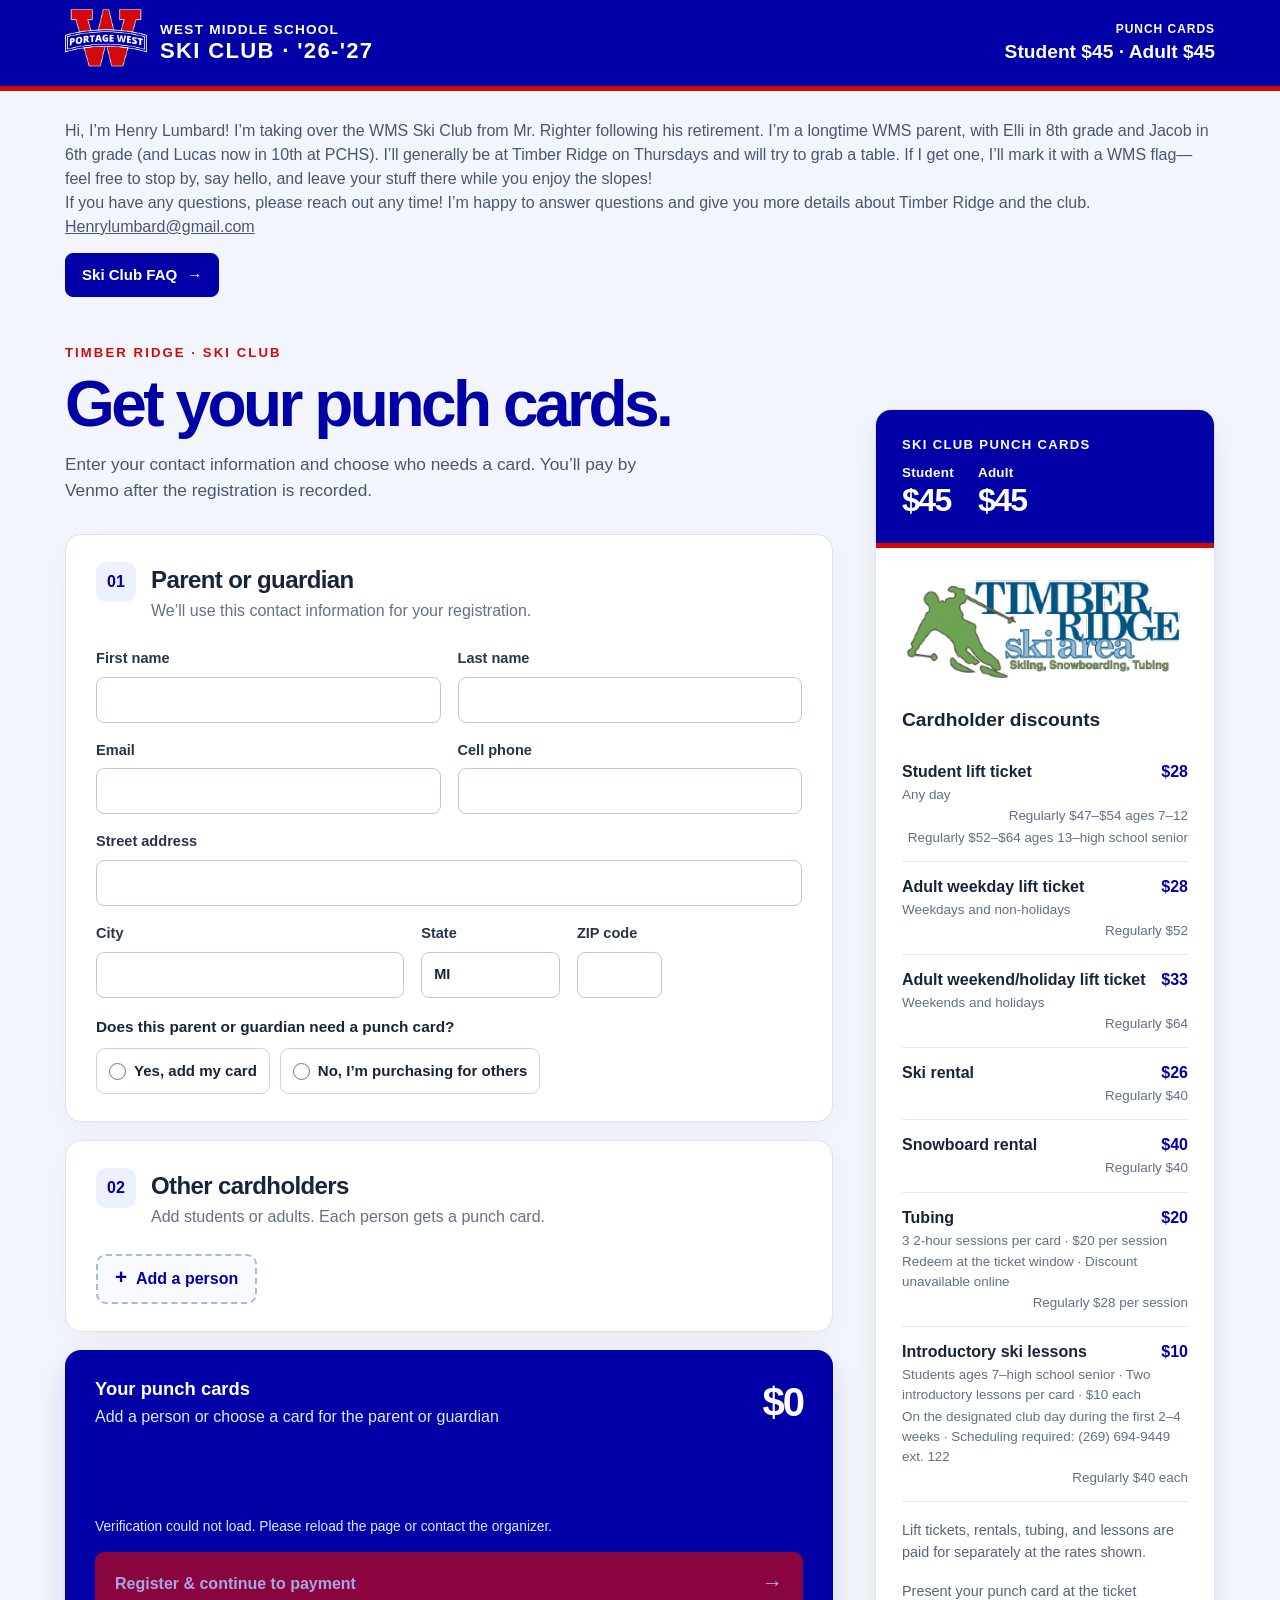
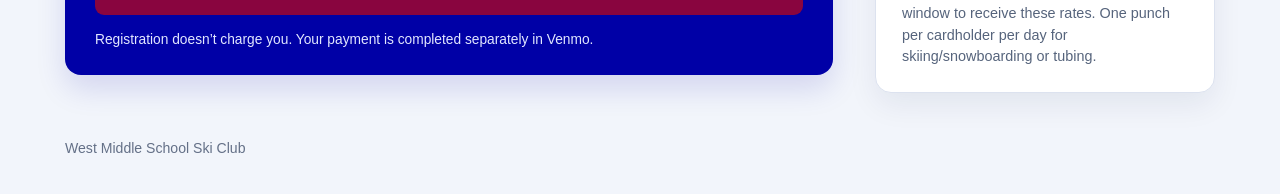
<file: index.html>
<!doctype html>
<html lang="en">
<head>
  <meta charset="utf-8">
  <meta name="viewport" content="width=device-width, initial-scale=1">
  <meta name="theme-color" content="#0000a6">
  <meta name="description" content="West Middle School Ski Club punch card registration.">
  <title>Punch cards | West Middle School Ski Club</title>
  <link rel="icon" href="assets/favicon.ico?v=20261012-west" sizes="any">
  <link rel="icon" href="assets/favicon-32.png?v=20261012-west" type="image/png" sizes="32x32">
  <link rel="apple-touch-icon" href="assets/apple-touch-icon.png?v=20261012-west" sizes="180x180">
  <meta property="og:type" content="website">
  <meta property="og:site_name" content="West Middle School Ski Club">
  <meta property="og:title" content="West Middle School Ski Club · 2026–2027">
  <meta property="og:description" content="Register for Timber Ridge ski club punch cards and view cardholder prices for lift tickets, rentals, tubing, and student ski lessons.">
  <meta property="og:url" content="https://hanklumbard.github.io/west-middle-ski-club/">
  <meta property="og:image" content="https://hanklumbard.github.io/west-middle-ski-club/assets/share-preview.png?v=20261012-west">
  <meta property="og:image:secure_url" content="https://hanklumbard.github.io/west-middle-ski-club/assets/share-preview.png?v=20261012-west">
  <meta property="og:image:type" content="image/png">
  <meta property="og:image:width" content="1200">
  <meta property="og:image:height" content="630">
  <meta property="og:image:alt" content="Portage West Pioneers school logo">
  <meta name="twitter:card" content="summary_large_image">
  <meta name="twitter:title" content="West Middle School Ski Club · 2026–2027">
  <meta name="twitter:description" content="Timber Ridge punch card registration and cardholder prices.">
  <meta name="twitter:image" content="https://hanklumbard.github.io/west-middle-ski-club/assets/share-preview.png?v=20261012-west">
  <meta name="twitter:image:alt" content="Portage West Pioneers school logo">
  <link rel="stylesheet" href="styles-registration-settings.css?v=20261012-turnstile">
  <script src="config.js?v=20261012-static-registration" defer></script>
  <script src="script.js?v=20261012-static-registration" defer></script>
  <style>
    .club-welcome .faq-button{display:inline-flex;align-items:center;gap:10px;min-height:44px;margin-top:14px;padding:9px 16px;border:1px solid #0000a6;border-radius:8px;background:#0000a6;color:#fff;font-size:.94rem;font-weight:700;line-height:1.4;text-decoration:none;transition:background .15s ease}
    .club-welcome .faq-button:hover{background:#000078;border-color:#000078}
    .club-welcome .faq-button:focus-visible{outline:3px solid #d30909;outline-offset:3px}
  </style>
</head>
<body>
  <header class="site-header">
    <div class="wrap header-inner">
      <a class="brand" href="./" aria-label="West Middle School Ski Club, home">
        <img class="brand-logo" src="assets/westmiddle.svg" alt="" width="82" height="69">
        <span class="brand-name">WEST MIDDLE SCHOOL <strong>SKI CLUB · '26-'27</strong></span>
      </a>
      <span class="header-price" hidden>PUNCH CARDS <strong id="headerPrices">Student $45 · Adult $45</strong></span>
    </div>
  </header>

  <section class="wrap club-welcome" aria-label="A welcome from the ski club organizer">
    <p>Hi, I’m Henry Lumbard! I’m taking over the WMS Ski Club from Mr. Righter following his retirement. I’m a longtime WMS parent, with Elli in 8th grade and Jacob in 6th grade (and Lucas now in 10th at PCHS). I’ll generally be at Timber Ridge on Thursdays and will try to grab a table. If I get one, I’ll mark it with a WMS flag—feel free to stop by, say hello, and leave your stuff there while you enjoy the slopes!</p>
    <p>If you have any questions, please reach out any time! I’m happy to answer questions and give you more details about Timber Ridge and the club. <a href="mailto:Henrylumbard@gmail.com">Henrylumbard@gmail.com</a></p>
    <a class="faq-button" href="faq.html">Ski Club FAQ <span aria-hidden="true">→</span></a>
  </section>

  <main class="wrap main-grid">
    <div class="main-column">
      <div class="intro">
        <p class="eyebrow">TIMBER RIDGE · SKI CLUB</p>
        <h1 id="pageTitle">Get your punch cards.</h1>
        <p id="pageIntro">Enter your contact information and choose who needs a card. You’ll pay by Venmo after the registration is recorded.</p>
      </div>

      <div id="setupNotice" class="notice notice-setup" hidden role="status">Online registration is being set up. Please check back soon.</div>
      <div id="errorNotice" class="notice notice-error" hidden role="alert" tabindex="-1"></div>
      <div id="closedNotice" class="notice notice-closed" hidden role="status">Registration is closed while final pricing and details are being confirmed.</div>

      <form id="signupForm" novalidate hidden>
        <section class="form-section" aria-labelledby="guardianHeading">
          <div class="section-heading"><span class="section-num">01</span><div><h2 id="guardianHeading">Parent or guardian</h2><p>We’ll use this contact information for your registration.</p></div></div>
          <div class="field-grid two">
            <label>First name <input name="firstName" autocomplete="given-name" required maxlength="80"></label>
            <label>Last name <input name="lastName" autocomplete="family-name" required maxlength="80"></label>
            <label>Email <input name="email" type="email" autocomplete="email" inputmode="email" required maxlength="160"></label>
            <label>Cell phone <input name="cell" type="tel" autocomplete="tel" inputmode="tel" required maxlength="30"></label>
          </div>
          <div class="field-grid address">
            <label class="street">Street address <input name="street" autocomplete="street-address" required maxlength="160"></label>
            <label>City <input name="city" autocomplete="address-level2" required maxlength="80"></label>
            <label>State <input name="state" autocomplete="address-level1" required maxlength="40" value="MI"></label>
            <label>ZIP code <input name="zip" autocomplete="postal-code" inputmode="numeric" required maxlength="15"></label>
          </div>
          <fieldset class="choice-fieldset" id="guardianChoice">
            <legend>Does this parent or guardian need a punch card?</legend>
            <div class="choice-row">
              <label class="choice"><input type="radio" name="guardianCard" value="yes" required><span>Yes, add my card</span></label>
              <label class="choice"><input type="radio" name="guardianCard" value="no" required><span>No, I’m purchasing for others</span></label>
            </div>
          </fieldset>
        </section>

        <section class="form-section" aria-labelledby="peopleHeading">
          <div class="section-heading"><span class="section-num">02</span><div><h2 id="peopleHeading">Other cardholders</h2><p>Add students or adults. Each person gets a punch card.</p></div></div>
          <div id="peopleList" class="people-list"></div>
          <button id="addPerson" class="add-button" type="button"><span aria-hidden="true">+</span> Add a person</button>
        </section>

        <section class="checkout" aria-labelledby="totalHeading">
          <div><p class="checkout-label" id="totalHeading">Your punch cards</p><p id="cardCount" class="checkout-caption">Select who needs a card</p></div>
          <strong id="total" class="total">$0</strong>
          <div class="security-verification">
            <div id="turnstileWidget"></div>
            <p id="verificationStatus" class="fine-print" role="status">Loading security verification…</p>
          </div>
          <button id="submitButton" class="submit-button" type="submit">Register & continue to payment <span aria-hidden="true">→</span></button>
          <p class="fine-print">Registration doesn’t charge you. Your payment is completed separately in Venmo.</p>
        </section>
      </form>

      <section id="success" class="success" hidden tabindex="-1" aria-labelledby="successHeading">
        <span class="success-icon" aria-hidden="true">✓</span>
        <p class="eyebrow">REGISTRATION RECORDED</p>
        <h2 id="successHeading">You’re all set to pay.</h2>
        <p id="successSummary"></p>
        <div class="receipt"><span>Registration ID</span><strong id="receiptId"></strong><span>Amount due</span><strong id="receiptTotal"></strong><span>Venmo note</span><strong id="receiptNote"></strong></div>
        <button id="copyNote" class="copy-button" type="button">Copy Venmo note</button>
        <button id="copyAmount" class="copy-button" type="button">Copy amount</button>
        <a id="venmoLink" class="submit-button payment-link" href="https://venmo.com/u/Henry-Lumbard-1" target="_blank" rel="noopener noreferrer">Pay with Venmo <span aria-hidden="true">↗</span></a>
        <p class="payment-note">Last four digits of my phone are <strong>6990</strong> if asked.</p>
        <p><a id="venmoWebLink" href="https://account.venmo.com/pay" target="_blank" rel="noopener noreferrer" hidden>Use the Venmo website instead</a></p>
        <p class="payment-note">Pay <strong>@Henry-Lumbard-1</strong>. Confirm the recipient, amount, and note in Venmo before sending. If the amount or note is blank, enter the values shown above. Your registration shows unpaid until the organizer marks it paid.</p>
      </section>
    </div>

    <aside class="side-column" hidden aria-label="Punch card information">
      <div class="info-card">
        <div class="price-head">
          <span>SKI CLUB PUNCH CARDS</span>
          <div class="card-prices">
            <div>Student<strong id="studentCardPrice">$45</strong></div>
            <div>Adult<strong id="adultCardPrice">$45</strong></div>
          </div>
        </div>
        <div class="info-body">
          <a class="resort-logo-link" href="https://www.timberridgeski.com/" target="_blank" rel="noopener noreferrer" aria-label="Visit Timber Ridge Ski Area">
            <img src="assets/timberridge.png" alt="Timber Ridge Ski Area" width="320" height="128">
          </a>
          <h2>Cardholder discounts</h2>
          <div class="rate"><span>Student lift ticket</span><strong id="studentLiftPrice">$28</strong><small id="studentLiftNote">Any day</small><small class="regular-price">Regularly $47–$54 ages 7–12</small><small class="regular-price">Regularly $52–$64 ages 13–high school senior</small></div>
          <div class="rate"><span>Adult weekday lift ticket</span><strong id="adultWeekdayLiftPrice">$28</strong><small>Weekdays and non-holidays</small><small class="regular-price">Regularly $52</small></div>
          <div class="rate"><span>Adult weekend/holiday lift ticket</span><strong id="adultWeekendLiftPrice">$33</strong><small>Weekends and holidays</small><small class="regular-price">Regularly $64</small></div>
          <div class="rate"><span>Ski rental</span><strong id="rentalPrice">$26</strong><small class="regular-price">Regularly $40</small></div>
          <div class="rate"><span>Snowboard rental</span><strong id="snowboardRentalPrice">$40</strong><small class="regular-price">Regularly $40</small></div>
          <div class="rate"><span>Tubing</span><strong id="tubingPrice">$20</strong><small id="tubingDetails">Three 2-hour sessions per card · $20 per session</small><small>Redeem at the ticket window · Discount unavailable online</small><small class="regular-price" id="tubingRegularPrice">Regularly $28 per session</small></div>
          <div class="rate"><span>Introductory ski lessons</span><strong id="studentLessonPrice">$10</strong><small>Students ages 7–high school senior · Two introductory lessons per card · $10 each</small><small>On the designated club day during the first 2–4 weeks · Scheduling required: (269) 694-9449 ext. 122</small><small class="regular-price" id="studentLessonRegularPrice">Regularly $40 each</small></div>
          <p class="info-foot" id="discountFoot">Lift tickets, rentals, tubing, and lessons are paid for separately at the rates shown.</p>
          <p class="info-foot">Present your punch card at the ticket window to receive these rates. One punch per cardholder per day for skiing/snowboarding or tubing.</p>
        </div>
      </div>
    </aside>
  </main>

  <template id="personTemplate">
    <fieldset class="person-card">
      <legend class="sr-only">Other cardholder</legend>
      <div class="person-heading"><h3>Person <span class="person-number"></span></h3><button class="remove-button" type="button" aria-label="Remove person">Remove</button></div>
      <div class="field-grid two">
        <label>First name <input data-field="firstName" autocomplete="off" required maxlength="80"></label>
        <label>Last name <input data-field="lastName" autocomplete="off" required maxlength="80"></label>
      </div>
      <div class="field-grid two person-options">
        <label>Cardholder type <select data-field="type"><option value="Student">Student</option><option value="Adult">Adult</option></select></label>
      </div>
    </fieldset>
  </template>
  <footer class="wrap footer">West Middle School Ski Club</footer>
  <!-- Cloudflare Web Analytics -->
  <script type="module" src="https://static.cloudflareinsights.com/beacon.min.js" data-cf-beacon='{"token": "12eb7fe94dc54f6b9ae5ec940f3f2a9b"}'></script>
  <!-- End Cloudflare Web Analytics -->
</body>
</html>
</file>
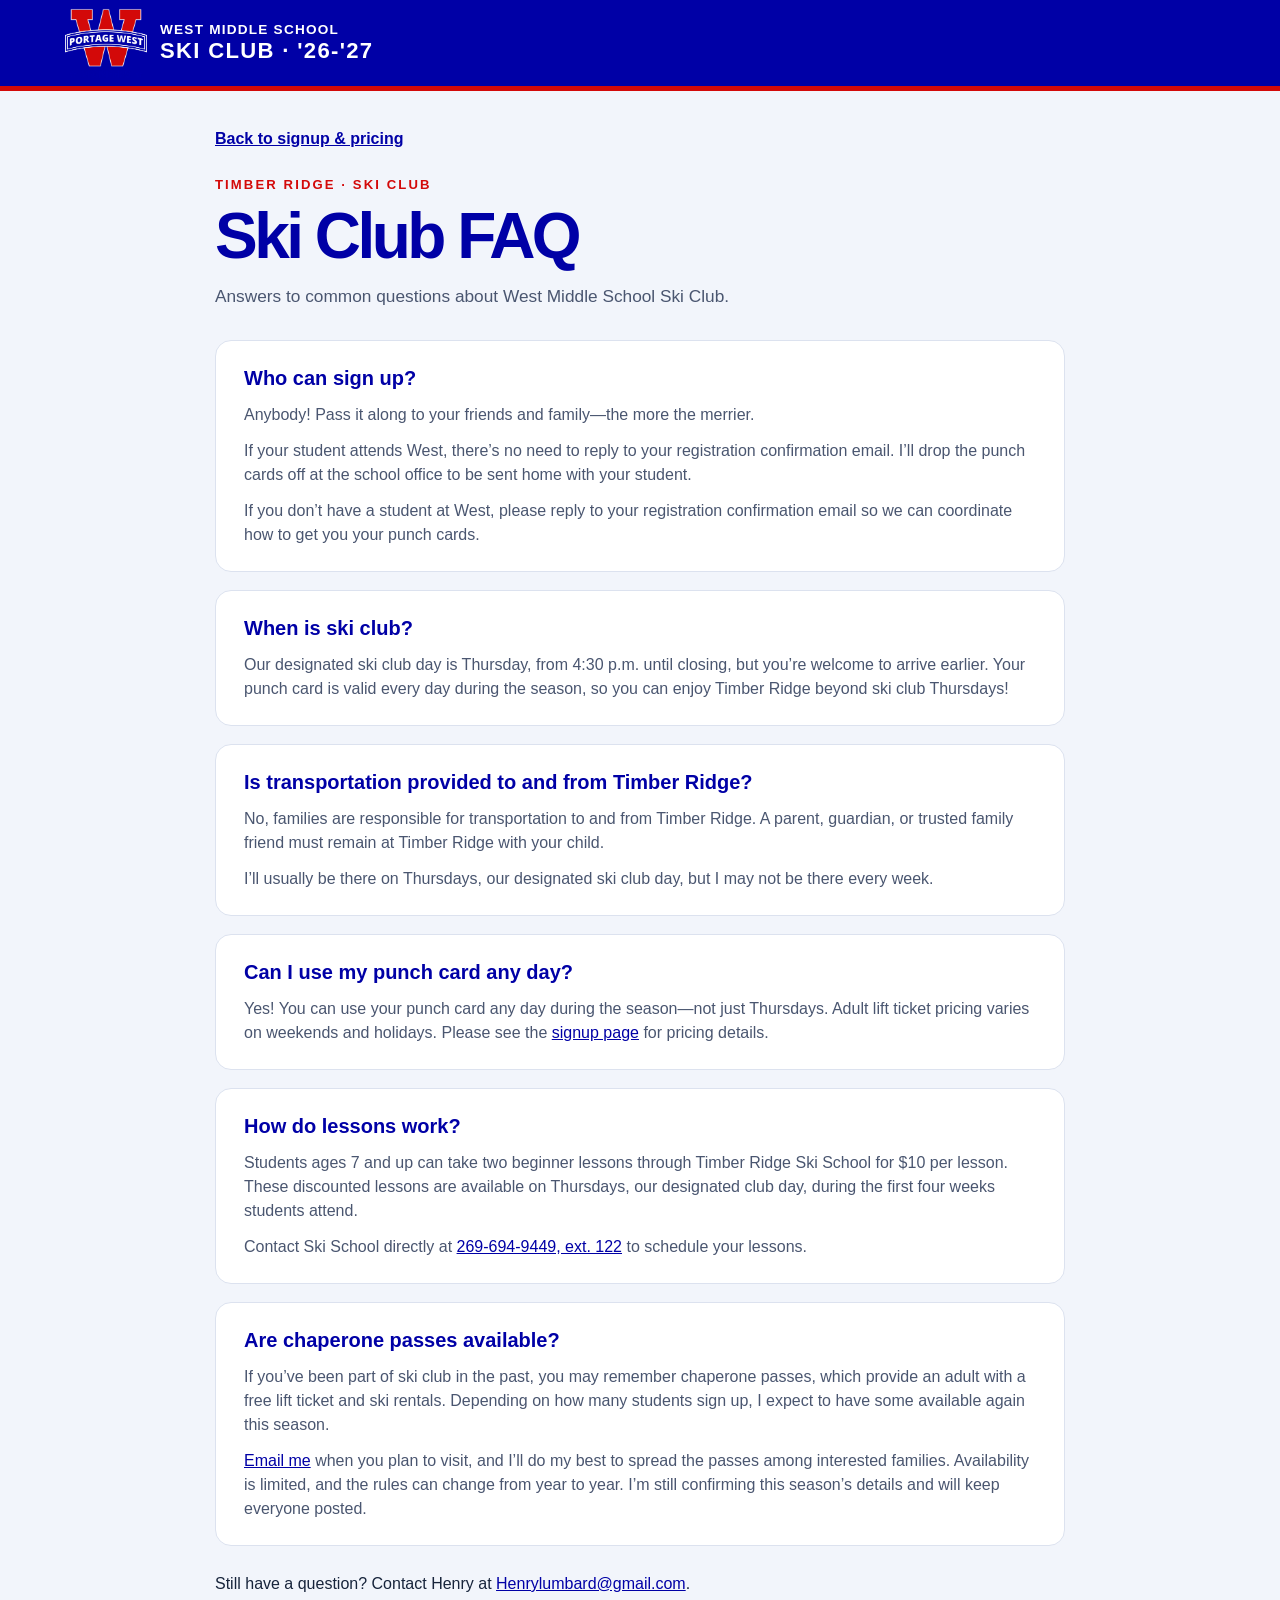
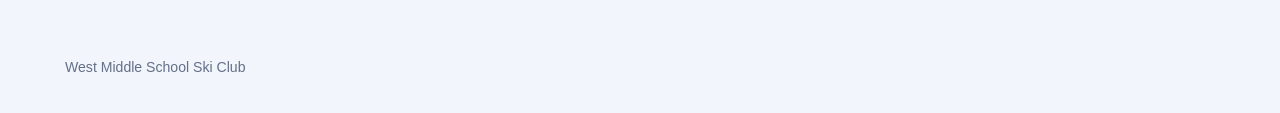
<file: faq.html>
<!doctype html>
<html lang="en">
<head>
  <meta charset="utf-8">
  <meta name="viewport" content="width=device-width, initial-scale=1">
  <meta name="theme-color" content="#0000a6">
  <meta name="description" content="Answers to common questions about West Middle School Ski Club at Timber Ridge: transportation, Thursdays, punch cards, chaperone passes, and lessons.">
  <title>FAQ | West Middle School Ski Club</title>
  <link rel="icon" href="assets/favicon.ico?v=20261012-west" sizes="any">
  <link rel="icon" href="assets/favicon-32.png?v=20261012-west" type="image/png" sizes="32x32">
  <link rel="apple-touch-icon" href="assets/apple-touch-icon.png?v=20261012-west" sizes="180x180">
  <meta property="og:type" content="website">
  <meta property="og:site_name" content="West Middle School Ski Club">
  <meta property="og:title" content="Ski Club FAQ | West Middle School">
  <meta property="og:description" content="Register for Timber Ridge ski club punch cards and view cardholder prices for lift tickets, rentals, tubing, and student ski lessons.">
  <meta property="og:url" content="https://hanklumbard.github.io/west-middle-ski-club/faq.html">
  <meta property="og:image" content="https://hanklumbard.github.io/west-middle-ski-club/assets/share-preview.png?v=20261012-west">
  <meta property="og:image:secure_url" content="https://hanklumbard.github.io/west-middle-ski-club/assets/share-preview.png?v=20261012-west">
  <meta property="og:image:type" content="image/png">
  <meta property="og:image:width" content="1200">
  <meta property="og:image:height" content="630">
  <meta property="og:image:alt" content="Portage West Pioneers school logo">
  <meta name="twitter:card" content="summary_large_image">
  <meta name="twitter:title" content="West Middle School Ski Club · 2026–2027">
  <meta name="twitter:description" content="Timber Ridge punch card registration and cardholder prices.">
  <meta name="twitter:image" content="https://hanklumbard.github.io/west-middle-ski-club/assets/share-preview.png?v=20261012-west">
  <meta name="twitter:image:alt" content="Portage West Pioneers school logo">
  <link rel="stylesheet" href="styles-registration-settings.css?v=20261012-turnstile">
  <style>
    .faq-main{max-width:850px;padding-block:36px 45px}
    .faq-back{display:inline-block;margin-bottom:24px;color:#0000a6;font-weight:700}
    .faq-list{display:grid;gap:18px}
    .faq-item{background:#fff;border:1px solid #dce2ef;border-radius:16px;padding:24px 28px}
    .faq-item h2{font-size:1.25rem;line-height:1.3;color:#0000a6;margin-bottom:12px}
    .faq-item p{color:#4a5670;margin-bottom:12px}
    .faq-item p:last-child{margin-bottom:0}
    .faq-item a,.faq-contact a{color:#0000a6;overflow-wrap:anywhere}
    .faq-contact{margin-top:26px}
    @media(max-width:580px){.faq-item{padding:21px 18px}}
  </style>
</head>
<body>
  <header class="site-header">
    <div class="wrap header-inner">
      <a class="brand" href="./" aria-label="West Middle School Ski Club, home">
        <img class="brand-logo" src="assets/westmiddle.svg" alt="" width="82" height="69">
        <span class="brand-name">WEST MIDDLE SCHOOL <strong>SKI CLUB · '26-'27</strong></span>
      </a>
    </div>
  </header>


  <main class="wrap faq-main">
    <a class="faq-back" href="./">Back to signup &amp; pricing</a>
    <div class="intro">
      <p class="eyebrow">TIMBER RIDGE · SKI CLUB</p>
      <h1>Ski Club FAQ</h1>
      <p>Answers to common questions about West Middle School Ski Club.</p>
    </div>
    <div class="faq-list">
      <section class="faq-item" aria-labelledby="who-can-sign-up">
        <h2 id="who-can-sign-up">Who can sign up?</h2>
        <p>Anybody! Pass it along to your friends and family—the more the merrier.</p>
        <p>If your student attends West, there’s no need to reply to your registration confirmation email. I’ll drop the punch cards off at the school office to be sent home with your student.</p>
        <p>If you don’t have a student at West, please reply to your registration confirmation email so we can coordinate how to get you your punch cards.</p>
      </section>
      <section class="faq-item" aria-labelledby="when">
        <h2 id="when">When is ski club?</h2>
        <p>Our designated ski club day is Thursday, from 4:30 p.m. until closing, but you’re welcome to arrive earlier. Your punch card is valid every day during the season, so you can enjoy Timber Ridge beyond ski club Thursdays!</p>
      </section>
      <section class="faq-item" aria-labelledby="transportation">
        <h2 id="transportation">Is transportation provided to and from Timber Ridge?</h2>
        <p>No, families are responsible for transportation to and from Timber Ridge. A parent, guardian, or trusted family friend must remain at Timber Ridge with your child.</p>
        <p>I’ll usually be there on Thursdays, our designated ski club day, but I may not be there every week.</p>
      </section>
      <section class="faq-item" aria-labelledby="punch-card">
        <h2 id="punch-card">Can I use my punch card any day?</h2>
        <p>Yes! You can use your punch card any day during the season—not just Thursdays. Adult lift ticket pricing varies on weekends and holidays. Please see the <a href="./">signup page</a> for pricing details.</p>
      </section>
      <section class="faq-item" aria-labelledby="lessons">
        <h2 id="lessons">How do lessons work?</h2>
        <p>Students ages 7 and up can take two beginner lessons through Timber Ridge Ski School for $10 per lesson. These discounted lessons are available on Thursdays, our designated club day, during the first four weeks students attend.</p>
        <p>Contact Ski School directly at <a href="tel:+12696949449;ext=122">269-694-9449, ext. 122</a> to schedule your lessons.</p>
      </section>
      <section class="faq-item" aria-labelledby="chaperones">
        <h2 id="chaperones">Are chaperone passes available?</h2>
        <p>If you’ve been part of ski club in the past, you may remember chaperone passes, which provide an adult with a free lift ticket and ski rentals. Depending on how many students sign up, I expect to have some available again this season.</p>
        <p><a href="mailto:Henrylumbard@gmail.com">Email me</a> when you plan to visit, and I’ll do my best to spread the passes among interested families. Availability is limited, and the rules can change from year to year. I’m still confirming this season’s details and will keep everyone posted.</p>
      </section>
    </div>
    <p class="faq-contact">Still have a question? Contact Henry at <a href="mailto:Henrylumbard@gmail.com">Henrylumbard@gmail.com</a>.</p>
  </main>
  <footer class="wrap footer">West Middle School Ski Club</footer>
  <!-- Cloudflare Web Analytics -->
  <script type="module" src="https://static.cloudflareinsights.com/beacon.min.js" data-cf-beacon='{"token": "12eb7fe94dc54f6b9ae5ec940f3f2a9b"}'></script>
  <!-- End Cloudflare Web Analytics -->
</body>
</html>
</file>
<file: styles-registration-settings.css>
:root{font-family:Arial,Helvetica,sans-serif;color:#17243b;background:#f2f5fb;font-size:16px;line-height:1.5;font-synthesis:none}*{box-sizing:border-box}body{margin:0}button,input,select{font:inherit}button{cursor:pointer}button:disabled{cursor:wait;opacity:.65}a{color:inherit}.wrap{width:min(1150px,calc(100% - 40px));margin-inline:auto}.site-header{position:sticky;top:0;z-index:100;background:#0000a6;color:#fff;border-bottom:5px solid #d30909}.header-inner{min-height:86px;display:flex;align-items:center;justify-content:space-between;gap:24px}.brand{display:flex;align-items:center;gap:13px;text-decoration:none}.brand-logo{display:block;width:82px;height:auto;max-height:70px;object-fit:contain;flex:none}.brand-name{font-size:.85rem;font-weight:800;line-height:1.18;letter-spacing:.09em}.brand-name strong{display:block;font-size:1.38rem;letter-spacing:.06em}.header-price{font-size:.75rem;font-weight:800;letter-spacing:.08em;text-align:right}.header-price strong{display:block;font-size:1.2rem;letter-spacing:0}.main-grid{display:grid;grid-template-columns:minmax(0,1fr) 340px;gap:42px;padding-top:46px;padding-bottom:45px;align-items:start}.intro{margin:0 0 30px}.eyebrow{font-size:.82rem;letter-spacing:.16em;color:#d30909;font-weight:900;margin:0 0 8px}h1,h2,h3,p{margin-top:0}h1{font-size:clamp(2.45rem,5vw,4.2rem);letter-spacing:-.055em;line-height:1.05;margin-bottom:14px;color:#0000a6}.intro>p:last-child{font-size:1.08rem;max-width:61ch;color:#4a5670;margin:0}.form-section{background:#fff;border:1px solid #dce2ef;border-radius:16px;padding:27px 30px;margin-bottom:18px;box-shadow:0 8px 28px rgba(10,24,70,.04)}.section-heading{display:flex;gap:15px;align-items:start;margin-bottom:25px}.section-num{display:grid;place-items:center;flex:none;width:40px;height:40px;background:#edf0ff;color:#0000a6;border-radius:10px;font-weight:900}.section-heading h2{font-size:1.5rem;letter-spacing:-.025em;margin:0 0 1px}.section-heading p{color:#657087;margin:0}.field-grid{display:grid;gap:17px;margin-bottom:17px}.field-grid.two{grid-template-columns:repeat(2,minmax(0,1fr))}.field-grid.address{grid-template-columns:2fr .9fr .55fr .8fr}.field-grid.address .street{grid-column:1/-1}.field-grid label,.choice-label{display:block;color:#27354b;font-weight:700;font-size:.91rem}.field-grid input,.field-grid select{display:block;width:100%;min-height:46px;margin-top:7px;padding:10px 12px;border:1px solid #bfc9d8;border-radius:8px;background:#fff;color:#17243b;outline:none}.field-grid input:focus,.field-grid select:focus{border-color:#0000a6;box-shadow:0 0 0 3px #0000a622}.field-grid input[aria-invalid=true]{border-color:#bb1515}.choice-fieldset,.person-card{border:0;padding:0;margin:0;min-width:0}.choice-fieldset legend{font-weight:700;font-size:.96rem;padding:0;margin:3px 0 10px}.choice-row{display:flex;flex-wrap:wrap;gap:10px}.choice{display:inline-flex;align-items:center;gap:8px;border:1px solid #cbd3e1;border-radius:9px;padding:10px 12px;min-height:46px;font-weight:600;font-size:.94rem;cursor:pointer;background:#fff}.choice:has(input:checked){border-color:#0000a6;background:#eef0ff;color:#0000a6}.choice input{accent-color:#0000a6;width:17px;height:17px;margin:0}.people-list{display:grid;gap:15px}.person-card{background:#f8faff;border:1px solid #dce2ef;border-radius:12px;padding:19px;margin-bottom:16px}.person-heading{display:flex;justify-content:space-between;align-items:center;gap:12px;margin-bottom:12px}.person-heading h3{font-size:1.08rem;margin:0}.remove-button{background:none;color:#a31522;border:0;text-decoration:underline;font-size:.9rem;padding:7px}.person-options{margin-bottom:0}.card-choice .choice-row{margin-top:7px}.card-choice .choice{padding:8px 15px}.add-button{border:2px dashed #a9b7d8;color:#0000a6;background:#f8faff;font-weight:800;border-radius:10px;padding:11px 17px;min-height:46px}.add-button span{font-size:1.3rem;line-height:0;margin-right:5px}.checkout{display:grid;grid-template-columns:1fr auto;align-items:center;background:#0000a6;color:#fff;border-radius:16px;padding:25px 30px;gap:15px;box-shadow:0 14px 30px #0000a621}.checkout-label{font-weight:800;font-size:1.15rem;margin:0}.checkout-caption{color:#e2e7ff;margin:2px 0 0}.total{font-size:2.5rem;letter-spacing:-.05em;line-height:1}.submit-button{grid-column:1/-1;display:flex;align-items:center;justify-content:space-between;gap:12px;border:0;border-radius:9px;background:#d30909;color:#fff;padding:15px 20px;min-height:54px;font-weight:800;text-decoration:none;text-align:left;font-size:1rem}.submit-button:hover{background:#b10808}.submit-button span{font-size:1.35rem}.fine-print{grid-column:1/-1;color:#e2e7ff;margin:0;font-size:.86rem}.side-column{padding-top:66px}.info-card{background:white;border:1px solid #dce2ef;border-radius:16px;overflow:hidden;box-shadow:0 12px 30px rgba(10,24,70,.07)}.price-head{background:#0000a6;color:#fff;padding:25px 26px;border-bottom:5px solid #d30909}.price-head>span{display:block;font-weight:800;letter-spacing:.1em;font-size:.82rem}.price-head strong{font-size:2.6rem;letter-spacing:-.06em;line-height:1.25}.price-head small{font-size:1rem;font-weight:500;letter-spacing:0}.info-body{padding:24px 26px}.info-body h2{font-size:1.2rem;margin-bottom:12px}.rate{display:grid;grid-template-columns:1fr auto;gap:1px 9px;padding:13px 0;border-bottom:1px solid #e3e8f2}.rate>span{font-weight:700}.rate strong{color:#0000a6;white-space:nowrap}.rate small{grid-column:1/-1;color:#607087;font-size:.84rem}.rate small.regular-price{grid-column:1/-1;text-align:right}.info-foot{color:#56647c;font-size:.9rem;margin:18px 0 0}.notice{padding:14px 17px;border-radius:9px;margin-bottom:17px;font-weight:600}.notice-setup{background:#fff7db;border:1px solid #e5c866;color:#604809}.notice-error{background:#fff0f0;border:1px solid #e2abab;color:#942121}.success{background:#fff;border:1px solid #dce2ef;border-radius:16px;padding:34px;box-shadow:0 12px 30px rgba(10,24,70,.06)}.success-icon{display:grid;place-items:center;width:52px;height:52px;border-radius:50%;background:#e3f5e8;color:#17703a;font-size:1.7rem;font-weight:900;margin-bottom:18px}.success h2{font-size:2.1rem;color:#0000a6;letter-spacing:-.04em;margin-bottom:10px}.success>p:not(.eyebrow){color:#4b5a70}.receipt{display:grid;grid-template-columns:1fr auto;gap:10px;border-block:1px solid #dce2ef;padding:19px 0;margin:24px 0}.receipt strong{text-align:right;overflow-wrap:anywhere}.payment-link{width:100%}.success .payment-note{font-size:.9rem;margin:17px 0 0}.footer{padding:0 0 35px;color:#647087;font-size:.88rem}.sr-only{position:absolute;width:1px;height:1px;overflow:hidden;clip:rect(0,0,0,0);white-space:nowrap}[hidden]{display:none!important}:focus-visible{outline:3px solid #d30909;outline-offset:3px}@media(max-width:850px){.main-grid{grid-template-columns:1fr;gap:18px}.side-column{padding-top:0;grid-row:1}.main-column{grid-row:2}.info-card{max-width:none}.info-body{display:block}}@media(max-width:580px){.wrap{width:min(100% - 28px,1150px)}.header-inner{min-height:76px}.brand-logo{width:72px;max-height:61px}.brand-name{font-size:.69rem}.brand-name strong{font-size:1.05rem}.header-price{display:none}.main-grid{padding-top:30px;gap:24px}.intro{margin-bottom:23px}.intro>p:last-child{font-size:1rem}.form-section{padding:22px 18px}.section-heading{gap:11px;margin-bottom:20px}.section-heading h2{font-size:1.33rem}.section-heading p{font-size:.93rem}.field-grid.two,.field-grid.address{grid-template-columns:1fr}.field-grid.address .street{grid-column:auto}.field-grid{gap:15px}.person-card{padding:16px}.person-options{margin-bottom:0}.choice-row{gap:7px}.choice{font-size:.88rem;padding:9px 10px}.checkout{padding:21px 18px}.success{padding:24px 20px}}

.club-welcome{padding-top:28px;color:#4a5670}.club-welcome p{margin:0}

.copy-button{display:inline-flex;align-items:center;border:1px solid #aebbd5;border-radius:8px;background:#fff;color:#0000a6;padding:9px 13px;font-weight:800;margin:-8px 0 18px;min-height:42px}.copy-button:hover{background:#eef0ff}

.resort-logo-link{display:flex;align-items:center;justify-content:center;padding:0;min-height:0;margin:0 0 20px;transition:transform .15s ease,box-shadow .15s ease}.resort-logo-link:hover{transform:translateY(-2px);box-shadow:0 8px 20px #0000a626}.resort-logo-link img{display:block;width:100%;max-width:320px;height:auto;object-fit:contain}

.notice-closed{background:#edf0ff;border:1px solid #bfc8ef;color:#0000a6}.card-prices{display:flex;gap:24px;margin-top:8px}.card-prices>div{font-weight:700;font-size:.84rem;letter-spacing:.02em}.card-prices strong{display:block;font-size:2rem;letter-spacing:-.05em;line-height:1.1}@media(max-width:580px){.card-prices{gap:18px}.card-prices strong{font-size:1.8rem}}

.security-verification{grid-column:1/-1;min-width:0}.security-verification .fine-print{margin-top:8px}.security-verification #turnstileWidget{min-height:65px}
</file>
